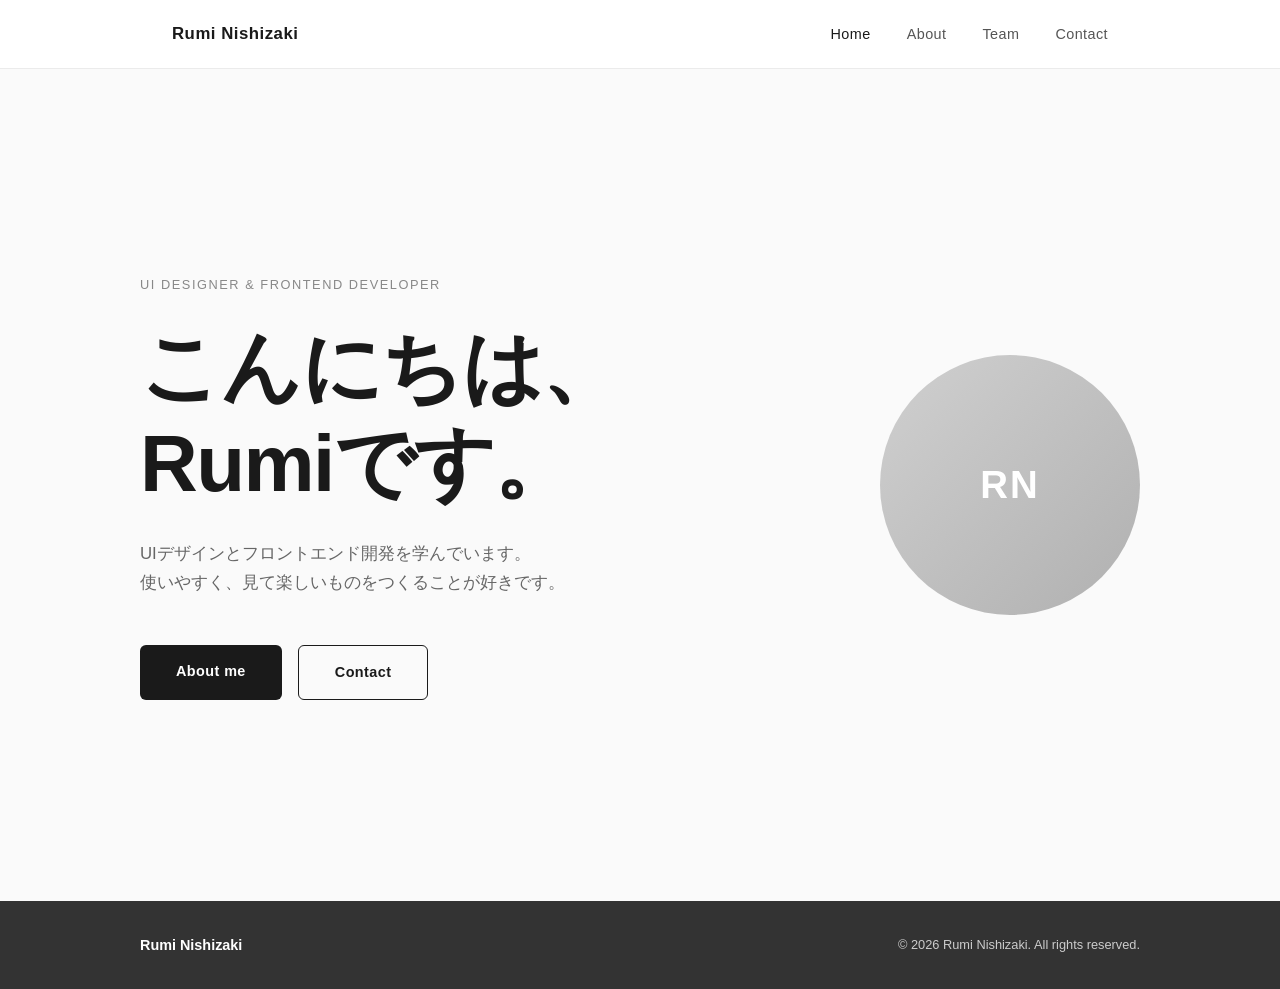
<file: html/index.html>
<!DOCTYPE html>
<html lang="ja">
<head>
  <meta charset="UTF-8">
  <meta name="viewport" content="width=device-width, initial-scale=1.0">
  <title>Rumi Nishizaki | Portfolio</title>
  <link rel="stylesheet" href="../css/style.css">
</head>
<body>

  <header class="site-header">
    <div class="header-inner">
      <a href="index.html" class="logo">Rumi Nishizaki</a>
      <nav aria-label="メインナビゲーション">
        <ul class="nav-list">
          <li><a href="index.html" class="active" aria-current="page">Home</a></li>
          <li><a href="about.html">About</a></li>
          <li><a href="team.html">Team</a></li>
          <li><a href="contact.html">Contact</a></li>
        </ul>
      </nav>
    </div>
  </header>

  <main>
    <section class="hero" aria-label="自己紹介">
      <div class="hero-inner">
        <div class="hero-content">
          <span class="hero-label">UI Designer &amp; Frontend Developer</span>
          <h1 class="hero-title">こんにちは、<br>Rumiです。</h1>
          <p class="hero-text">
            UIデザインとフロントエンド開発を学んでいます。<br>
            使いやすく、見て楽しいものをつくることが好きです。
          </p>
          <div class="hero-actions">
            <a href="about.html" class="btn btn-primary">About me</a>
            <a href="contact.html" class="btn btn-secondary">Contact</a>
          </div>
        </div>
        <div class="hero-avatar" aria-hidden="true">
          <div class="avatar-placeholder">RN</div>
        </div>
      </div>
    </section>
  </main>

  <footer class="site-footer">
    <div class="footer-inner">
      <p class="footer-name">Rumi Nishizaki</p>
      <p class="footer-copy">&copy; 2026 Rumi Nishizaki. All rights reserved.</p>
    </div>
  </footer>

</body>
</html>
</file>
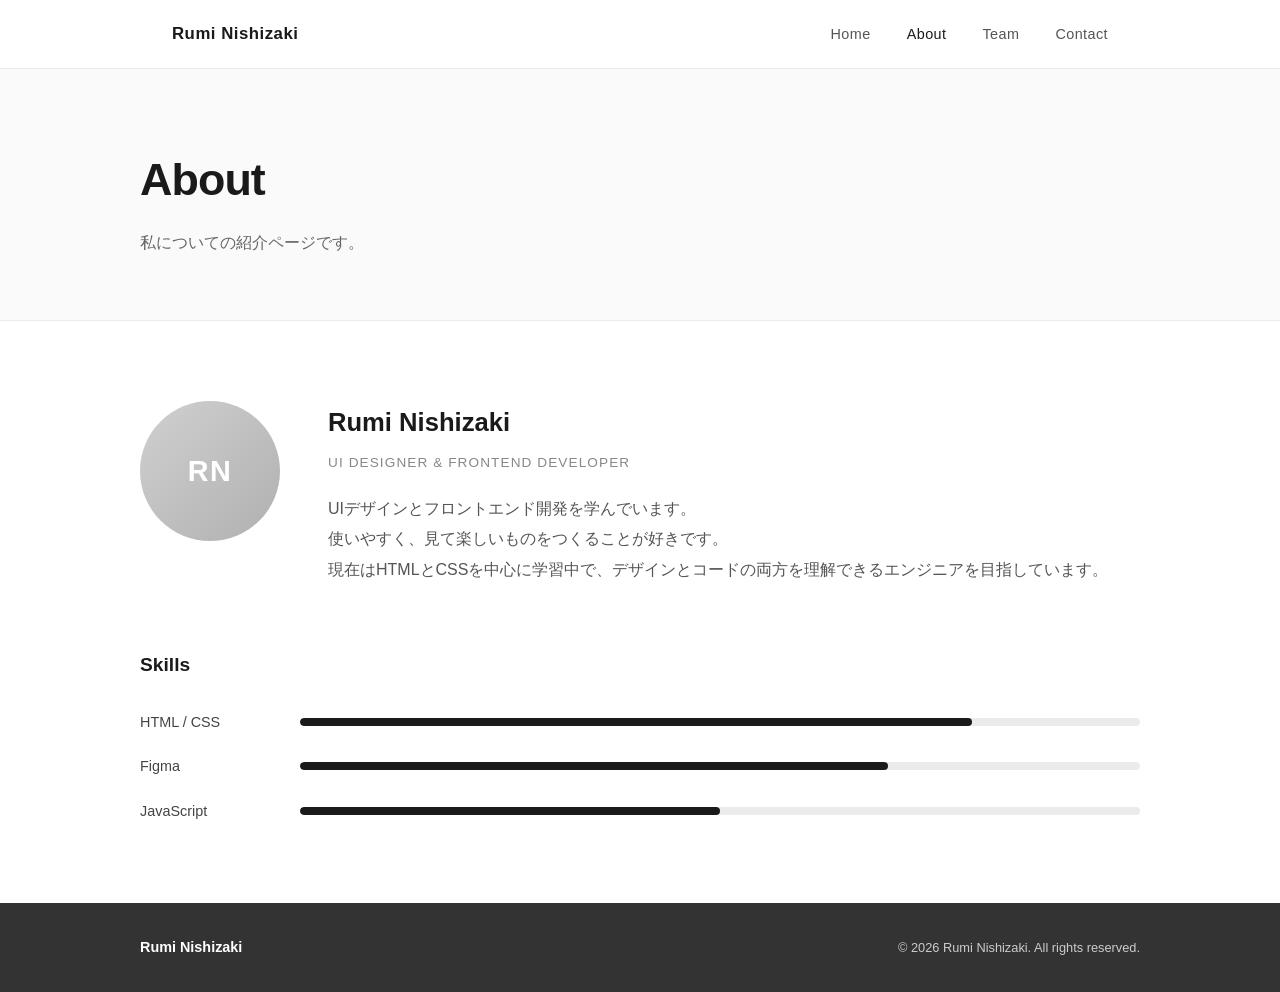
<file: html/about.html>
<!DOCTYPE html>
<html lang="ja">
<head>
  <meta charset="UTF-8">
  <meta name="viewport" content="width=device-width, initial-scale=1.0">
  <title>About | Rumi Nishizaki Portfolio</title>
  <link rel="stylesheet" href="../css/style.css">
</head>
<body>

  <header class="site-header">
    <div class="header-inner">
      <a href="index.html" class="logo">Rumi Nishizaki</a>
      <nav aria-label="メインナビゲーション">
        <ul class="nav-list">
          <li><a href="index.html">Home</a></li>
          <li><a href="about.html" class="active" aria-current="page">About</a></li>
          <li><a href="team.html">Team</a></li>
          <li><a href="contact.html">Contact</a></li>
        </ul>
      </nav>
    </div>
  </header>

  <main>
    <section class="page-hero" aria-label="About">
      <div class="page-hero-inner">
        <h1 class="page-title">About</h1>
        <p class="page-subtitle">私についての紹介ページです。</p>
      </div>
    </section>

    <section class="about-section" aria-label="プロフィール">
      <div class="about-inner">

        <div class="about-profile">
          <div class="about-avatar">RN</div>
          <div class="about-bio">
            <h2 class="about-name">Rumi Nishizaki</h2>
            <p class="about-role">UI Designer &amp; Frontend Developer</p>
            <p class="about-text">
              UIデザインとフロントエンド開発を学んでいます。<br>
              使いやすく、見て楽しいものをつくることが好きです。<br>
              現在はHTMLとCSSを中心に学習中で、デザインとコードの両方を理解できるエンジニアを目指しています。
            </p>
          </div>
        </div>

        <div class="about-skills" aria-label="スキル">
          <h2 class="about-section-title">Skills</h2>
          <ul class="skill-list">
            <li class="skill-item">
              <span class="skill-name">HTML / CSS</span>
              <div class="skill-bar" role="meter" aria-label="HTML/CSS" aria-valuenow="80" aria-valuemin="0" aria-valuemax="100">
                <div class="skill-fill" style="width: 80%"></div>
              </div>
            </li>
            <li class="skill-item">
              <span class="skill-name">Figma</span>
              <div class="skill-bar" role="meter" aria-label="Figma" aria-valuenow="70" aria-valuemin="0" aria-valuemax="100">
                <div class="skill-fill" style="width: 70%"></div>
              </div>
            </li>
            <li class="skill-item">
              <span class="skill-name">JavaScript</span>
              <div class="skill-bar" role="meter" aria-label="JavaScript" aria-valuenow="50" aria-valuemin="0" aria-valuemax="100">
                <div class="skill-fill" style="width: 50%"></div>
              </div>
            </li>
          </ul>
        </div>

      </div>
    </section>
  </main>

  <footer class="site-footer">
    <div class="footer-inner">
      <p class="footer-name">Rumi Nishizaki</p>
      <p class="footer-copy">&copy; 2026 Rumi Nishizaki. All rights reserved.</p>
    </div>
  </footer>

</body>
</html>
</file>
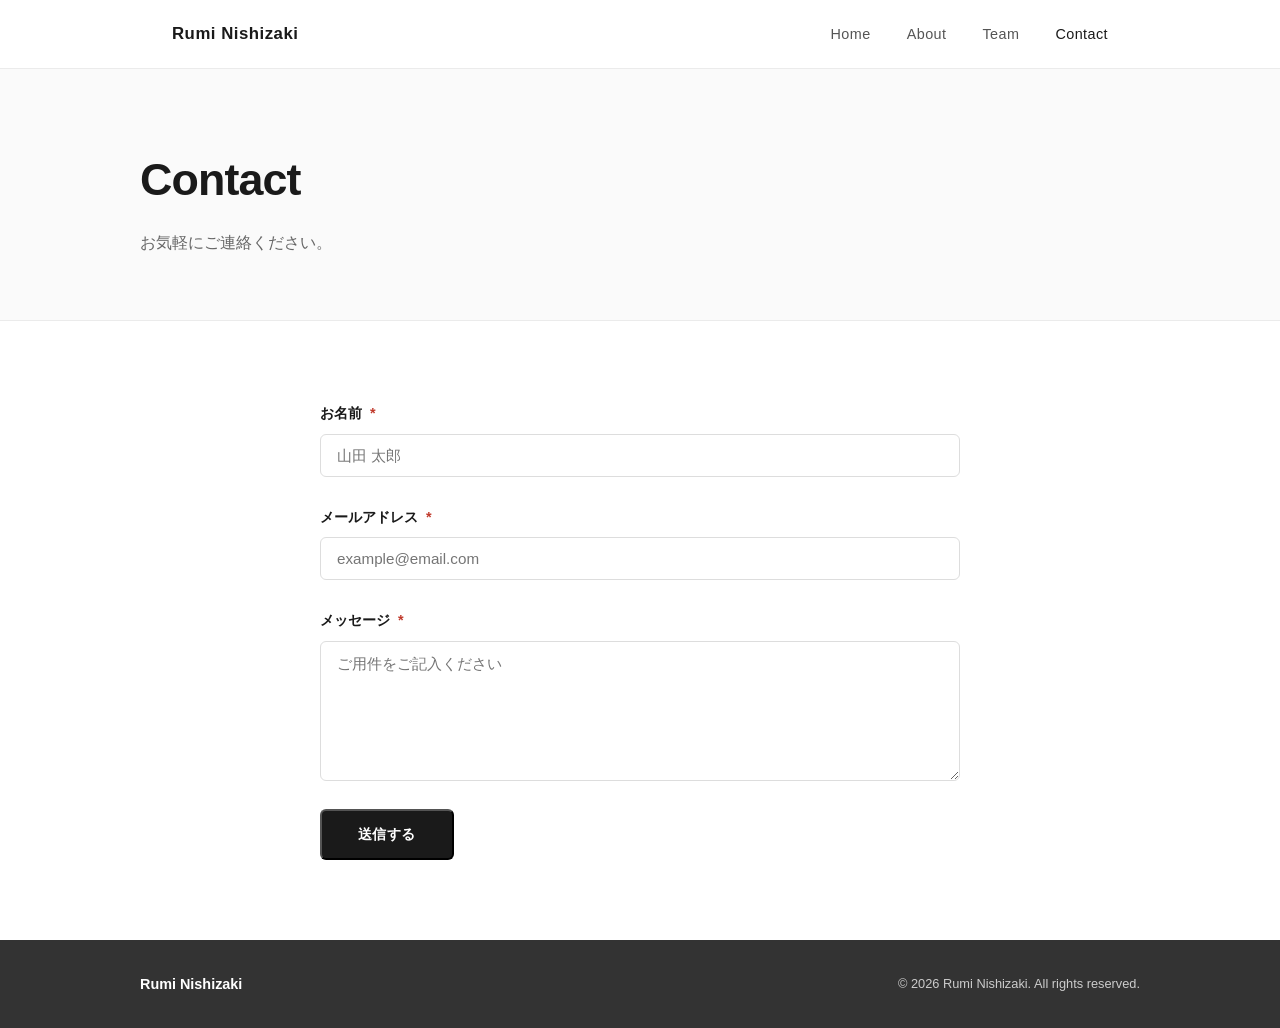
<file: html/contact.html>
<!DOCTYPE html>
<html lang="ja">
<head>
  <meta charset="UTF-8">
  <meta name="viewport" content="width=device-width, initial-scale=1.0">
  <title>Contact | Rumi Nishizaki Portfolio</title>
  <link rel="stylesheet" href="../css/style.css">
</head>
<body>

  <header class="site-header">
    <div class="header-inner">
      <a href="index.html" class="logo">Rumi Nishizaki</a>
      <nav aria-label="メインナビゲーション">
        <ul class="nav-list">
          <li><a href="index.html">Home</a></li>
          <li><a href="about.html">About</a></li>
          <li><a href="team.html">Team</a></li>
          <li><a href="contact.html" class="active" aria-current="page">Contact</a></li>
        </ul>
      </nav>
    </div>
  </header>

  <main>
    <section class="page-hero" aria-label="Contact">
      <div class="page-hero-inner">
        <h1 class="page-title">Contact</h1>
        <p class="page-subtitle">お気軽にご連絡ください。</p>
      </div>
    </section>

    <section class="contact-section" aria-label="お問い合わせフォーム">
      <div class="contact-inner">
        <form class="contact-form" action="#" method="post" novalidate>

          <div class="form-group">
            <label class="form-label" for="name">お名前 <span class="form-required" aria-label="必須">*</span></label>
            <input class="form-input" type="text" id="name" name="name" required autocomplete="name" placeholder="山田 太郎">
          </div>

          <div class="form-group">
            <label class="form-label" for="email">メールアドレス <span class="form-required" aria-label="必須">*</span></label>
            <input class="form-input" type="email" id="email" name="email" required autocomplete="email" placeholder="example@email.com">
          </div>

          <div class="form-group">
            <label class="form-label" for="message">メッセージ <span class="form-required" aria-label="必須">*</span></label>
            <textarea class="form-input form-textarea" id="message" name="message" required rows="6" placeholder="ご用件をご記入ください"></textarea>
          </div>

          <button class="btn btn-primary btn-submit" type="submit">送信する</button>

        </form>
      </div>
    </section>
  </main>

  <footer class="site-footer">
    <div class="footer-inner">
      <p class="footer-name">Rumi Nishizaki</p>
      <p class="footer-copy">&copy; 2026 Rumi Nishizaki. All rights reserved.</p>
    </div>
  </footer>

</body>
</html>
</file>
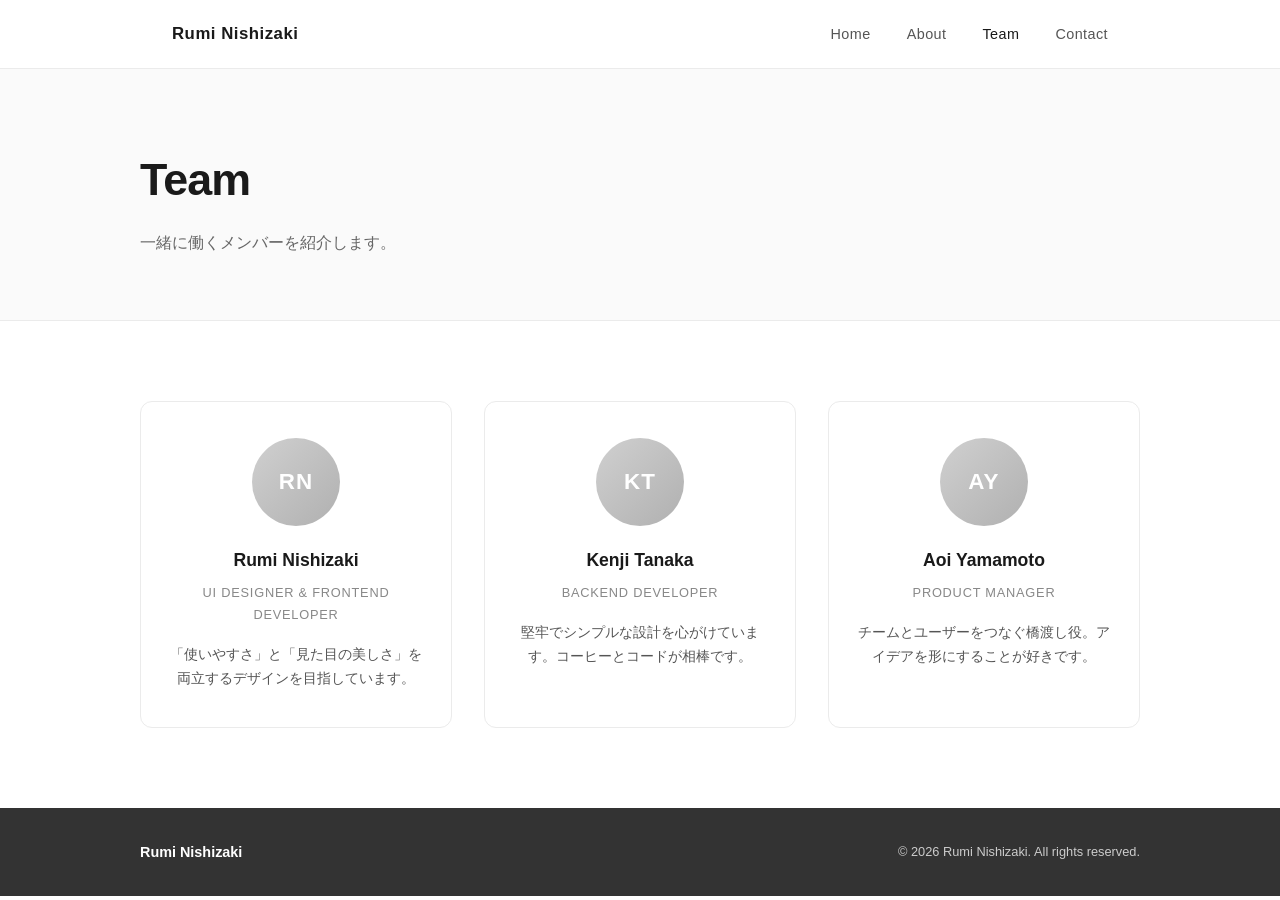
<file: html/team.html>
<!DOCTYPE html>
<html lang="ja">
<head>
  <meta charset="UTF-8">
  <meta name="viewport" content="width=device-width, initial-scale=1.0">
  <title>Team | Rumi Nishizaki Portfolio</title>
  <link rel="stylesheet" href="../css/style.css">
</head>
<body>

  <header class="site-header">
    <div class="header-inner">
      <a href="index.html" class="logo">Rumi Nishizaki</a>
      <nav aria-label="メインナビゲーション">
        <ul class="nav-list">
          <li><a href="index.html">Home</a></li>
          <li><a href="about.html">About</a></li>
          <li><a href="team.html" class="active" aria-current="page">Team</a></li>
          <li><a href="contact.html">Contact</a></li>
        </ul>
      </nav>
    </div>
  </header>

  <main>
    <section class="page-hero" aria-label="チーム紹介">
      <div class="page-hero-inner">
        <h1 class="page-title">Team</h1>
        <p class="page-subtitle">一緒に働くメンバーを紹介します。</p>
      </div>
    </section>

    <section class="team-section" aria-label="メンバー一覧">
      <div class="team-inner">
        <ul class="team-grid">

          <li class="member-card">
            <div class="member-avatar-wrap">
              <div class="member-avatar">RN</div>
            </div>
            <h2 class="member-name">Rumi Nishizaki</h2>
            <p class="member-role">UI Designer &amp; Frontend Developer</p>
            <p class="member-comment">「使いやすさ」と「見た目の美しさ」を両立するデザインを目指しています。</p>
          </li>

          <li class="member-card">
            <div class="member-avatar-wrap">
              <div class="member-avatar">KT</div>
            </div>
            <h2 class="member-name">Kenji Tanaka</h2>
            <p class="member-role">Backend Developer</p>
            <p class="member-comment">堅牢でシンプルな設計を心がけています。コーヒーとコードが相棒です。</p>
          </li>

          <li class="member-card">
            <div class="member-avatar-wrap">
              <div class="member-avatar">AY</div>
            </div>
            <h2 class="member-name">Aoi Yamamoto</h2>
            <p class="member-role">Product Manager</p>
            <p class="member-comment">チームとユーザーをつなぐ橋渡し役。アイデアを形にすることが好きです。</p>
          </li>

        </ul>
      </div>
    </section>
  </main>

  <footer class="site-footer">
    <div class="footer-inner">
      <p class="footer-name">Rumi Nishizaki</p>
      <p class="footer-copy">&copy; 2026 Rumi Nishizaki. All rights reserved.</p>
    </div>
  </footer>

</body>
</html>
</file>
<file: css/style.css>
* {
  margin: 0;
  padding: 0;
  box-sizing: border-box;
}

body {
  font-family: 'Helvetica Neue', Arial, 'Hiragino Sans', sans-serif;
  color: #1a1a1a;
  line-height: 1.7;
  background-color: #fff;
}

/* ヘッダー */
.site-header {
  background-color: #fff;
  border-bottom: 1px solid #ebebeb;
  position: sticky;
  top: 0;
  z-index: 100;
}

.header-inner {
  max-width: 1000px;
  margin: 0 auto;
  padding: 0 32px;
  height: 68px;
  display: flex;
  align-items: center;
  justify-content: space-between;
}

.logo {
  font-size: 1.05rem;
  font-weight: 700;
  letter-spacing: 0.03em;
  color: #1a1a1a;
  text-decoration: none;
}

.nav-list {
  list-style: none;
  display: flex;
  gap: 36px;
}

.nav-list a {
  text-decoration: none;
  color: #555;
  font-size: 0.9rem;
  letter-spacing: 0.03em;
  transition: color 0.2s;
}

.nav-list a:hover,
.nav-list a.active {
  color: #1a1a1a;
}

/* ヒーロー（自己紹介）セクション */
.hero {
  min-height: calc(100vh - 68px);
  display: flex;
  align-items: center;
  padding: 80px 32px;
  position: relative;
  overflow: hidden;
  background-color: #fafafa;
}

.hero-inner {
  max-width: 1000px;
  margin: 0 auto;
  width: 100%;
  display: flex;
  align-items: center;
  justify-content: space-between;
  gap: 48px;
}

.hero-content {
  flex: 1;
  min-width: 0;
}

.hero-label {
  display: inline-block;
  font-size: 0.8rem;
  letter-spacing: 0.12em;
  text-transform: uppercase;
  color: #888;
  margin-bottom: 24px;
}

.hero-title {
  font-size: clamp(2.8rem, 7vw, 5rem);
  font-weight: 700;
  line-height: 1.2;
  margin-bottom: 28px;
  letter-spacing: -0.02em;
}

.hero-text {
  font-size: 1.05rem;
  color: #666;
  margin-bottom: 48px;
  max-width: 480px;
}

.hero-actions {
  display: flex;
  gap: 16px;
  flex-wrap: wrap;
}

.btn {
  display: inline-block;
  padding: 14px 36px;
  border-radius: 6px;
  font-size: 0.9rem;
  font-weight: 600;
  letter-spacing: 0.03em;
  text-decoration: none;
  transition: all 0.2s;
}

.btn-primary {
  background-color: #1a1a1a;
  color: #fff;
}

.btn-primary:hover {
  background-color: #333;
}

.btn-secondary {
  background-color: transparent;
  color: #1a1a1a;
  border: 1.5px solid #1a1a1a;
}

.btn-secondary:hover {
  background-color: #1a1a1a;
  color: #fff;
}

/* プロフィール画像（ダミー） */
.hero-avatar {
  flex-shrink: 0;
}

.avatar-placeholder {
  width: 260px;
  height: 260px;
  border-radius: 50%;
  background: linear-gradient(135deg, #d0d0d0 0%, #b0b0b0 100%);
  display: flex;
  align-items: center;
  justify-content: center;
  font-size: 2.4rem;
  font-weight: 700;
  color: #fff;
  letter-spacing: 0.05em;
  user-select: none;
}

/* フッター */
.site-footer {
  background-color: #333;
  padding: 32px;
}

.footer-inner {
  max-width: 1000px;
  margin: 0 auto;
  display: flex;
  align-items: center;
  justify-content: space-between;
  flex-wrap: wrap;
  gap: 8px;
}

.footer-name {
  font-size: 0.9rem;
  font-weight: 600;
  color: #fff;
}

.footer-copy {
  font-size: 0.8rem;
  color: #ccc;
}

/* ページ共通ヒーロー */
.page-hero {
  background-color: #fafafa;
  padding: 72px 32px 64px;
  border-bottom: 1px solid #ebebeb;
}

.page-hero-inner {
  max-width: 1000px;
  margin: 0 auto;
}

.page-title {
  font-size: 2.8rem;
  font-weight: 700;
  letter-spacing: -0.02em;
  margin-bottom: 12px;
}

.page-subtitle {
  font-size: 1rem;
  color: #666;
}

/* Aboutセクション */
.about-section {
  padding: 80px 32px;
}

.about-inner {
  max-width: 1000px;
  margin: 0 auto;
  display: flex;
  flex-direction: column;
  gap: 64px;
}

.about-profile {
  display: flex;
  align-items: flex-start;
  gap: 48px;
}

.about-avatar {
  flex-shrink: 0;
  width: 140px;
  height: 140px;
  border-radius: 50%;
  background: linear-gradient(135deg, #d0d0d0 0%, #b0b0b0 100%);
  display: flex;
  align-items: center;
  justify-content: center;
  font-size: 1.8rem;
  font-weight: 700;
  color: #fff;
  letter-spacing: 0.05em;
  user-select: none;
}

.about-name {
  font-size: 1.6rem;
  font-weight: 700;
  margin-bottom: 6px;
}

.about-role {
  font-size: 0.85rem;
  color: #888;
  letter-spacing: 0.08em;
  text-transform: uppercase;
  margin-bottom: 20px;
}

.about-text {
  font-size: 1rem;
  color: #555;
  line-height: 1.9;
}

.about-section-title {
  font-size: 1.2rem;
  font-weight: 700;
  margin-bottom: 28px;
}

.skill-list {
  list-style: none;
  display: flex;
  flex-direction: column;
  gap: 20px;
}

.skill-item {
  display: flex;
  align-items: center;
  gap: 20px;
}

.skill-name {
  width: 140px;
  flex-shrink: 0;
  font-size: 0.9rem;
  color: #444;
}

.skill-bar {
  flex: 1;
  height: 8px;
  background-color: #ebebeb;
  border-radius: 4px;
  overflow: hidden;
}

.skill-fill {
  height: 100%;
  background-color: #1a1a1a;
  border-radius: 4px;
}

/* Contactセクション */
.contact-section {
  padding: 80px 32px;
}

.contact-inner {
  max-width: 640px;
  margin: 0 auto;
}

.contact-form {
  display: flex;
  flex-direction: column;
  gap: 28px;
}

.form-group {
  display: flex;
  flex-direction: column;
  gap: 8px;
}

.form-label {
  font-size: 0.9rem;
  font-weight: 600;
  color: #1a1a1a;
}

.form-required {
  color: #c0392b;
  margin-left: 4px;
}

.form-input {
  width: 100%;
  padding: 12px 16px;
  border: 1.5px solid #ddd;
  border-radius: 6px;
  font-size: 0.95rem;
  font-family: inherit;
  color: #1a1a1a;
  background-color: #fff;
  transition: border-color 0.2s;
  outline: none;
}

.form-input:focus {
  border-color: #1a1a1a;
}

.form-textarea {
  resize: vertical;
  min-height: 140px;
}

.btn-submit {
  align-self: flex-start;
}

/* チームセクション */
.team-section {
  padding: 80px 32px;
}

.team-inner {
  max-width: 1000px;
  margin: 0 auto;
}

.team-grid {
  list-style: none;
  display: grid;
  grid-template-columns: repeat(3, 1fr);
  gap: 32px;
}

/* メンバーカード */
.member-card {
  background-color: #fff;
  border: 1px solid #ebebeb;
  border-radius: 12px;
  padding: 36px 28px;
  text-align: center;
  transition: transform 0.25s ease, box-shadow 0.25s ease;
}

.member-card:hover {
  transform: translateY(-8px);
  box-shadow: 0 16px 40px rgba(0, 0, 0, 0.08);
}

.member-avatar-wrap {
  display: flex;
  justify-content: center;
  margin-bottom: 20px;
}

.member-avatar {
  width: 88px;
  height: 88px;
  border-radius: 50%;
  background: linear-gradient(135deg, #d0d0d0 0%, #b0b0b0 100%);
  display: flex;
  align-items: center;
  justify-content: center;
  font-size: 1.4rem;
  font-weight: 700;
  color: #fff;
  letter-spacing: 0.05em;
  user-select: none;
}

.member-name {
  font-size: 1.1rem;
  font-weight: 700;
  margin-bottom: 6px;
}

.member-role {
  font-size: 0.8rem;
  color: #888;
  letter-spacing: 0.06em;
  text-transform: uppercase;
  margin-bottom: 16px;
}

.member-comment {
  font-size: 0.9rem;
  color: #555;
  line-height: 1.7;
}

/* レスポンシブ（768px以下） */
@media (max-width: 768px) {
  .header-inner {
    height: auto;
    flex-direction: column;
    align-items: flex-start;
    padding: 16px 24px;
    gap: 12px;
  }

  .nav-list {
    flex-direction: column;
    gap: 8px;
  }

  .hero {
    padding: 60px 24px;
  }

  .hero-inner {
    flex-direction: column-reverse;
    align-items: flex-start;
    gap: 32px;
  }

  .avatar-placeholder {
    width: 160px;
    height: 160px;
    font-size: 1.6rem;
  }

  .footer-inner {
    flex-direction: column;
    align-items: flex-start;
    gap: 4px;
  }

  .team-section {
    padding: 60px 24px;
  }

  .team-grid {
    grid-template-columns: 1fr;
    gap: 20px;
  }

  .about-section {
    padding: 60px 24px;
  }

  .about-profile {
    flex-direction: column;
    align-items: center;
    text-align: center;
    gap: 24px;
  }

  .contact-section {
    padding: 60px 24px;
  }

  .btn-submit {
    align-self: stretch;
    text-align: center;
  }
}
</file>
